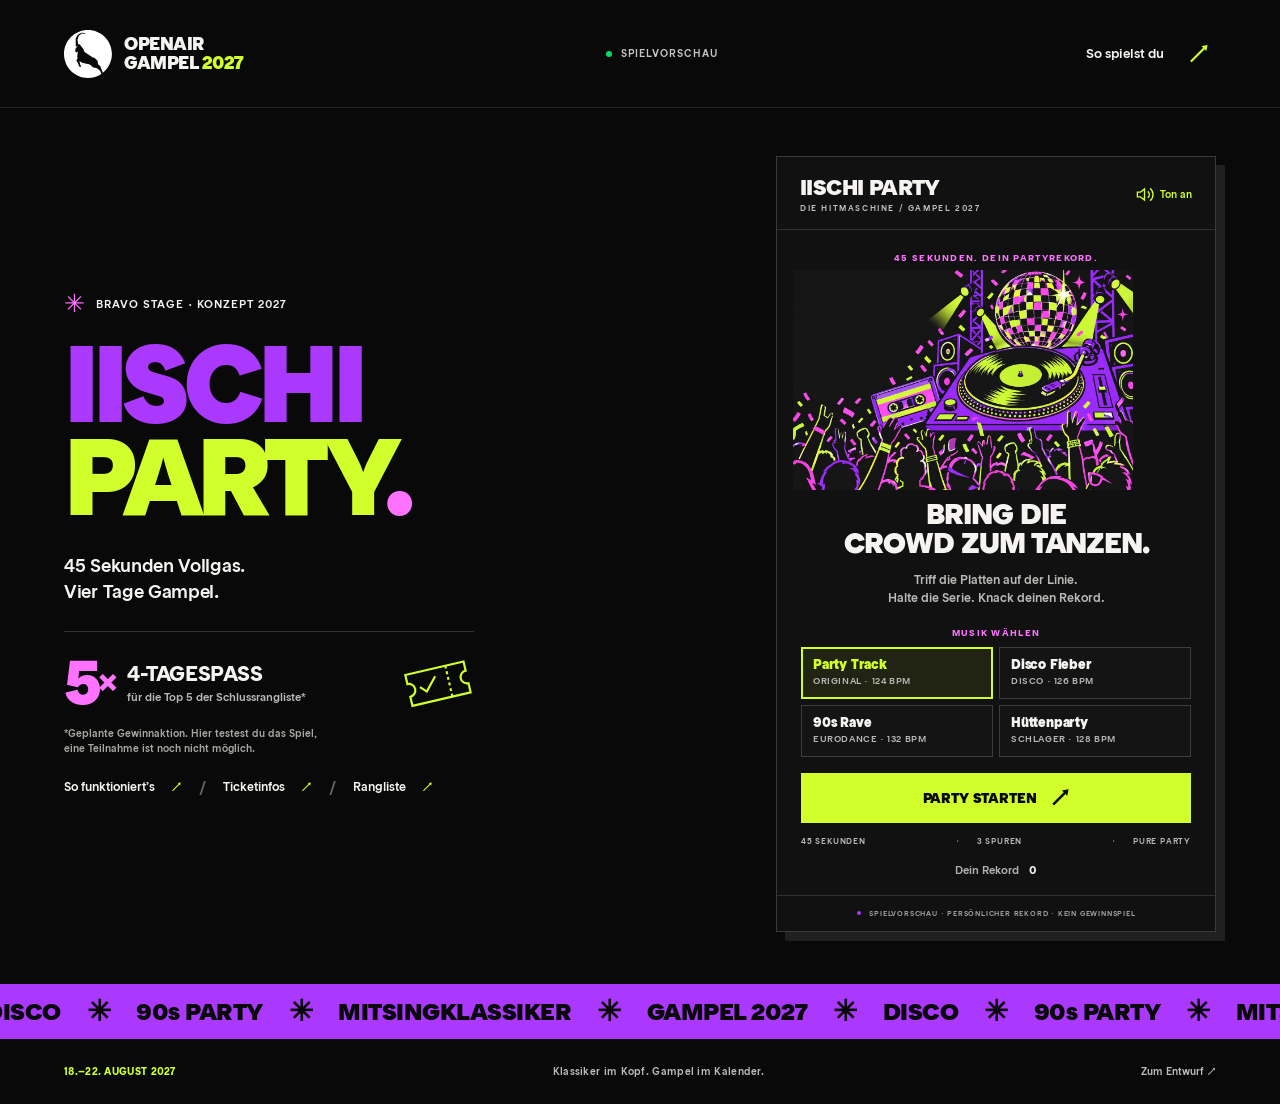
<file: index.html>
<!doctype html>
<html lang="de-CH">
<head>
  <meta charset="utf-8">
  <meta name="viewport" content="width=device-width,initial-scale=1,viewport-fit=cover">
  <meta name="theme-color" content="#090909">
  <meta name="description" content="Die Iischi Party: 45 Sekunden Party im spielbaren Konzept für Openair Gampel 2027.">
  <title>Iischi Party — 45 Sekunden Vollgas. Vier Tage Gampel.</title>
  <meta property="og:title" content="Iischi Party 2027">
  <meta property="og:description" content="45 Sekunden. Drei Spuren. Dein Partyrekord. Ein spielbarer Konzeptentwurf.">
  <meta property="og:url" content="https://iischi-party.higgsfield.app">
  <link rel="icon" href="assets/gampel-logo.svg" type="image/svg+xml">
  <link rel="preload" href="assets/RTRondelle-Black.woff2" as="font" type="font/woff2" crossorigin>
  <meta property="og:type" content="website"><meta property="og:image" content="https://iischi-party.higgsfield.app/assets/iischi-party-og.png"><meta name="twitter:card" content="summary_large_image"><meta name="twitter:image" content="https://iischi-party.higgsfield.app/assets/iischi-party-og-wide.png"><link rel="canonical" href="https://iischi-party.higgsfield.app/"><link rel="apple-touch-icon" href="assets/apple-touch-icon.png"><link rel="manifest" href="site.webmanifest">
<link rel="stylesheet" href="style.css">
  <script type="module" src="client.js"></script>
  <script src="ui.js" defer></script>
</head>
<body>
  <header class="site-header">
    <a class="brand" href="./" aria-label="Iischi Party Startseite">
      <img src="assets/gampel-logo.svg" width="48" height="48" alt="Openair Gampel">
      <span>OPENAIR<br>GAMPEL <span class="year">2027</span></span>
    </a>
    <div class="header-note"><span class="status-dot"></span> SPIELVORSCHAU</div>
    <button class="header-link" data-open="rules-dialog">So spielst du <span aria-hidden="true">↗</span></button>
  </header>

  <main class="hero">
    <section class="hero-copy" aria-labelledby="hero-title">
      <div class="eyebrow"><span class="mini-star" aria-hidden="true">✳</span> BRAVO STAGE · KONZEPT 2027</div>
      <h1 id="hero-title">IISCHI<br><span class="lime-word">PARTY<span class="period">.</span></span></h1>
      <p class="hero-description">45 Sekunden Vollgas.<br>Vier Tage Gampel.</p>
      <div class="prize-line">
        <div class="prize-number">5<span>×</span></div>
        <div><strong>4-TAGESPASS</strong><span>für die Top 5 der Schlussrangliste*</span></div>
        <svg class="ticket-doodle" viewBox="0 0 100 70" aria-hidden="true"><path d="M8 15h83v13a9 9 0 0 0 0 18v13H8V46a9 9 0 0 0 0-18V15Z"/><path d="M65 15v44" stroke-dasharray="4 4"/><path d="m24 36 8 8 16-18"/></svg>
      </div>
      <p class="hero-fineprint">*Geplante Gewinnaktion. Hier testest du das Spiel,<br>eine Teilnahme ist noch nicht möglich.</p>
      <div class="hero-actions"><button class="text-button" data-open="rules-dialog">So funktioniert’s <span>↗</span></button><span class="separator">/</span><button class="text-button" data-open="ticket-dialog">Ticketinfos <span>↗</span></button><span class="separator">/</span><button class="text-button" type="button" data-board>Rangliste <span>↗</span></button></div>
    </section>

    <section class="game-console" aria-label="Iischi Party">
      <div class="console-top"><div class="game-wordmark">IISCHI PARTY<span>DIE HITMASCHINE / GAMPEL 2027</span></div><button id="sound-toggle" class="sound-button" type="button" aria-pressed="false" aria-label="Sound einschalten"><svg viewBox="0 0 24 24" fill="none" stroke="currentColor" stroke-width="1.7" aria-hidden="true"><path d="M3 9h4l5-4v14l-5-4H3Z"/><path d="M16 8c3 2 3 6 0 8M19 4c5 4 5 12 0 16"/></svg><span id="sound-label">Sound aus</span></button></div>

      <div id="start-screen" class="screen start-screen">
        <div class="start-tag">45 SEKUNDEN. DEIN PARTYREKORD.</div>
        <div class="record-art"><img src="assets/hero.webp" width="600" height="400" alt="Bunte Plattenspieler, Diskokugel und Konfetti für Iischi Party" fetchpriority="high"></div>
        <h2>BRING DIE<br>CROWD ZUM TANZEN.</h2>
        <p class="start-description">Triff die Platten auf der Linie.<br>Halte die Serie. Knack deinen Rekord.</p>
        <div class="track-picker"><span class="track-label" id="track-label">MUSIK WÄHLEN</span><div id="track-options" class="track-options" role="radiogroup" aria-labelledby="track-label"></div></div>
        <button id="start-game" type="button" class="button button-lime">PARTY STARTEN <span aria-hidden="true">↗</span></button>
        <div class="start-meta"><span>45 SEKUNDEN</span><span>3 SPUREN</span><span>PURE PARTY</span></div>
        <p class="personal-best">Dein Rekord <strong id="start-best">0</strong></p>
      </div>

      <div id="play-screen" class="screen play-screen" hidden>
        <div class="scorebar"><div><span>PUNKTE</span><strong id="score">0</strong></div><div class="combo-value"><span>SERIE</span><strong id="combo">0</strong></div><div class="time-value"><span>SEKUNDEN</span><strong id="time-left">45</strong></div></div>
        <div class="time-track"><div id="progress-fill"></div></div>
        <div class="phase-row"><span><i class="live-dot"></i><strong id="phase-name">DISCO</strong></span><button id="pause-game" type="button" class="pause-button" aria-label="Spiel pausieren">Ⅱ</button></div>
        <div id="arena" class="arena"><canvas id="game-canvas" aria-label="Drei Spuren mit fallenden Platten. Tippe auf die passende Taste, wenn eine Platte die Linie erreicht."></canvas><div id="feedback" class="feedback" aria-live="off"></div><div id="countdown-overlay" class="arena-overlay" hidden><span>READY?</span><strong id="countdown-number">3</strong></div><div id="pause-overlay" class="arena-overlay" hidden><strong>PAUSE.</strong><p>Die Party wartet auf dich.</p><span>Oben auf Weiter tippen.</span></div></div>
        <div class="pads" aria-label="Spielsteuerung"><button type="button" data-lane="0" aria-label="Linke Spur, Taste A"><span class="pad-dot"></span><span>A <i>LINKS</i></span></button><button type="button" data-lane="1" aria-label="Mittlere Spur, Taste S"><span class="pad-dot"></span><span>S <i>MITTE</i></span></button><button type="button" data-lane="2" aria-label="Rechte Spur, Taste D"><span class="pad-dot"></span><span>D <i>RECHTS</i></span></button></div>
        <div class="party-level"><span>CROWD-ENERGIE</span><div><div id="party-meter"></div></div></div>
        <div class="play-footer"><span>Auf der Linie? Jetzt tippen.</span><button id="exit-game" type="button">Beenden ↗</button></div>
      </div>

      <div id="result-screen" class="screen result-screen" hidden>
        <div class="result-icon" aria-hidden="true">✳</div>
        <div class="start-tag">DAS WAR DEINE PARTY.</div>
        <h2 id="final-message">SAUBER<br>ABGELIEFERT.</h2>
        <div class="final-score"><strong id="final-score">0</strong><span>PUNKTE</span></div>
        <div class="result-details"><div><span>TREFFER</span><strong id="final-accuracy">0%</strong></div><div><span>BESTE SERIE</span><strong id="final-combo">0</strong></div><div><span>DEIN REKORD</span><strong id="best-score">0</strong></div></div>
        <p id="result-status" class="result-status" role="status">Trag dich in die Rangliste ein und sieh, wo du stehst.</p>
        <button id="to-board" type="button" class="button button-lime">ZUR RANGLISTE <span aria-hidden="true">↗</span></button>
        <button id="play-again" type="button" class="button button-outline board-again-button">NOCH EINE RUNDE <span aria-hidden="true">↻</span></button>
        <div class="result-actions"><button id="share-score" type="button" class="button button-outline">SCORE KOPIEREN ↗</button><button type="button" class="button button-purple" data-open="ticket-dialog">TICKETINFOS ↗</button></div>
        <p id="share-status" class="share-status" aria-live="polite"></p>
        <p class="result-prize">Die echte Party dauert vier Tage.<br><strong>Wir sehen uns in Gampel.</strong></p>
      </div>
      <div class="console-bottom"><span class="demo-dot"></span> SPIELVORSCHAU · PERSÖNLICHER REKORD · KEIN GEWINNSPIEL</div>
    </section>
  </main>

  <div class="party-strip" aria-hidden="true"><div>DISCO <span>✳</span> 90s PARTY <span>✳</span> MITSINGKLASSIKER <span>✳</span> GAMPEL 2027 <span>✳</span> DISCO <span>✳</span> 90s PARTY <span>✳</span> MITSINGKLASSIKER</div></div>
  <footer class="site-footer"><span>18.–22. AUGUST 2027</span><span>Klassiker im Kopf. Gampel im Kalender.</span><button class="text-button" data-open="about-dialog">Zum Entwurf ↗</button></footer>

  <dialog id="rules-dialog" aria-labelledby="rules-title"><div class="dialog-top"><span>SO LÄUFT DIE PARTY</span><button class="close-dialog" aria-label="Schliessen">×</button></div><h2 id="rules-title">45 SEKUNDEN.<br>ALLES GEBEN.</h2><ol class="steps"><li><strong>Platten im Blick.</strong><p>Jede Platte läuft auf eine der drei Trefferzonen zu.</p></li><li><strong>Auf der Linie tippen.</strong><p>Nutze die passende Taste unter der Spur. Am Computer gehen auch A, S und D.</p></li><li><strong>Serie halten.</strong><p>Präzise Treffer geben mehr Punkte. Eine Serie erhöht deinen Multiplikator. Danebentippen kostet Punkte.</p></li></ol><div class="note-panel"><strong>Für die geplante Aktion</strong><p>Die fünf Besten der geprüften Schlussrangliste erhalten je einen Vier-Tagespass für Gampel 2027. Pro Person zählt der beste gültige Versuch. Laufzeit und Teilnahmebedingungen werden vor dem Kampagnenstart festgelegt.</p></div><label class="motion-setting"><input id="reduce-motion" type="checkbox"> Weniger Animation</label><p class="dialog-footnote">Hier läuft eine Spielvorschau mit lokalem Rekord. Du kannst weder teilnehmen noch bereits ein Ticket gewinnen. Spielen funktioniert auch ohne Sound.</p><button class="button button-lime close-dialog">VERSTANDEN ↗</button></dialog>

  

  <dialog id="ticket-dialog" aria-labelledby="ticket-title"><div class="dialog-top"><span>DEIN SOMMER 2027</span><button class="close-dialog" aria-label="Schliessen">×</button></div><div class="ticket-stamp">4<br><span>TAGE</span></div><h2 id="ticket-title">DIE ECHTE PARTY<br>DAUERT LÄNGER.</h2><p class="dialog-lead">Vier Tage Gampel. Deine Leute.<br>Und die Songs, die alle mitsingen.</p><div class="note-panel"><strong>Ticketbereich im Entwurf</strong><p>In der Kampagne führt dieser Button direkt zum offiziellen Vorverkauf. Der Ticketshop für die Aktion ist hier noch nicht angeschlossen.</p></div><a class="button button-lime" href="https://www.openairgampel.ch/de/home" target="_blank" rel="noopener noreferrer">ZUR GAMPEL-WEBSITE <span>↗</span></a><p class="dialog-footnote">Die Gewinnaktion ist noch nicht gestartet. Festivaldatum laut offizieller Website: 18.–22. August 2027.</p></dialog>

  <dialog id="about-dialog" aria-labelledby="about-title"><div class="dialog-top"><span>KONZEPTSTAND / 28.10.2026</span><button class="close-dialog" aria-label="Schliessen">×</button></div><h2 id="about-title">VORFREUDE<br>ZUM SPIELEN.</h2><p>Spielvorschau für eine Ticketkampagne im November oder Dezember 2026 für das Openair Gampel 2027. «Bravo Stage» ist hier der Arbeitstitel.</p><p>Die Gestaltung übernimmt Farben, RT Rondelle und das Signet der aktuellen <a href="https://www.openairgampel.ch/de/home" target="_blank" rel="noopener noreferrer">Gampel-Website</a>. Das ist ein Gestaltungsentwurf auf dieser Basis, noch kein freigegebenes Stage-Design.</p><p>Das Spiel nutzt einen eigens erzeugten Beat und einen eigenen Partytrack. Die ausgewählten Originalklassiker kommen später mit den freigegebenen Clips dazu. Der Rekord wird nur auf deinem Gerät gespeichert.</p><div class="note-panel"><strong>Für den Kampagnenstart</strong><p>Offizielle Rangliste mit verifizierten Teilnahmen und geprüften Scores, freigegebene Musik, definitive Teilnahmebedingungen und der direkte Ticketshop-Link.</p></div><button class="button button-lime close-dialog">ZURÜCK ZUR PARTY ↗</button></dialog>
  <dialog id="board-dialog" class="board-dialog" aria-labelledby="board-title"><div class="dialog-top"><span>IISCHI PARTY · GAMPEL 2027</span><button class="close-dialog" aria-label="Schliessen">×</button></div><h2 id="board-title">RANG&shy;LISTE.</h2><div id="board-score-box" class="board-score"><span>DEINE PUNKTE</span><strong id="board-score">0</strong></div><div id="board-entry"><p>Trag dich ein und sieh, wo du stehst.</p><form id="board-form" class="board-form"><label for="board-name">Name</label><input id="board-name" name="name" type="text" autocomplete="nickname" maxlength="24" required><label for="board-email">E-Mail-Adresse</label><input id="board-email" name="email" type="email" autocomplete="email" maxlength="254" required><small>Deine E-Mail-Adresse wird nie angezeigt.</small><label class="board-consent"><input id="board-consent" type="checkbox" required><span>Ich bin einverstanden, dass Schnyder Werbung AG meinen Namen, meine E-Mail-Adresse und meine Punkte für die Rangliste speichert. <a href="https://schnyder-werbung.ch/datenschutz" target="_blank" rel="noopener noreferrer">Datenschutz</a></span></label><button id="board-submit" class="button button-lime" type="submit">EINTRAGEN ↗</button></form><button id="board-view-only" class="text-button board-view-only" type="button">Nur Rangliste ansehen <span>↗</span></button></div><div id="board-view" hidden><p id="board-rank" class="board-rank-note" hidden></p><ol id="board-list" class="board-list" aria-live="polite"></ol></div><p id="board-message" class="board-message" role="status" hidden></p><button id="board-again" class="button button-outline" type="button">NOCH EINE RUNDE ↻</button></dialog>
</body>
</html>
</file>
<file: style.css>
@font-face{font-family:'RT Rondelle';src:url('assets/RTRondelle-Black.woff2') format('woff2');font-style:normal;font-weight:900;font-display:swap}
@font-face{font-family:'RT Rondelle';src:url('assets/RTRondelle-Bold.woff2') format('woff2');font-style:normal;font-weight:700;font-display:swap}
@font-face{font-family:'RT Rondelle';src:url('assets/RTRondelle-Medium.woff2') format('woff2');font-style:normal;font-weight:500;font-display:swap}
:root{--black:#090909;--purple:#aa38fd;--lime:#d1ff2b;--pink:#fd73ff;--green:#00dc6e;--white:#f6f4f0;--muted:#b8b8b5;--line:#303030;color-scheme:dark;font-family:'RT Rondelle',Arial,sans-serif;font-weight:500;background:var(--black);color:var(--white)}
*{box-sizing:border-box}html{scroll-behavior:smooth}body{margin:0}button,a{-webkit-tap-highlight-color:transparent}button,input{font:inherit}button{cursor:pointer;color:inherit}button:disabled{cursor:default}a{color:inherit}button{border:0}button:focus-visible,a:focus-visible{outline:3px solid var(--pink);outline-offset:5px}button:active{transform:translateY(1px)}[hidden]{display:none!important}h1,h2,h3,p{margin:0}svg{display:block}button svg{pointer-events:none}button span{pointer-events:none}.site-header{height:108px;padding:28px clamp(24px,5vw,80px);display:flex;align-items:center;justify-content:space-between;border-bottom:1px solid #252525;gap:20px}.brand{display:flex;gap:12px;align-items:center;text-decoration:none;font-weight:900;font-size:18px;line-height:1.02;letter-spacing:-.5px}.brand img{width:48px;height:48px}.brand .year{color:var(--lime)}.header-note{display:flex;gap:9px;align-items:center;font-size:10px;letter-spacing:1.1px;color:#c5c5c3}.status-dot{height:6px;width:6px;border-radius:50%;background:var(--green)}.header-link{background:none;font-size:13px;display:flex;gap:24px;align-items:center}.header-link span{font-size:24px;color:var(--lime)}.hero{max-width:1340px;margin:auto;padding:48px clamp(24px,5vw,80px) 52px;display:grid;grid-template-columns:1fr 440px;gap:clamp(36px,6vw,100px);align-items:center}.eyebrow{font-size:11px;letter-spacing:1px;display:flex;align-items:center;gap:10px;margin-bottom:22px}.mini-star{font-size:25px;color:var(--pink);line-height:1}h1{font-size:clamp(68px,7.4vw,108px);font-weight:900;line-height:.85;letter-spacing:-6px;color:var(--purple)}.lime-word{color:var(--lime)}.period{color:var(--pink)}.hero-description{font-size:18px;line-height:1.45;margin:26px 0 25px;letter-spacing:-.3px}.prize-line{display:flex;gap:13px;align-items:center;border-top:1px solid var(--line);padding-top:20px;max-width:410px}.prize-number{font-weight:900;color:var(--pink);font-size:61px;letter-spacing:-4px;line-height:1}.prize-number>span{font-size:36px;vertical-align:top;line-height:1.6}.prize-line strong{display:block;font-size:21px;letter-spacing:-.4px}.prize-line div>span:not(.prize-number>span){display:block;font-size:11px;color:var(--muted);margin-top:3px}.ticket-doodle{width:72px;stroke:var(--lime);stroke-width:3;fill:none;transform:rotate(-13deg);margin-left:auto}.hero-fineprint{font-size:10px;color:#a7a7a2;line-height:1.5;margin-top:13px}.hero-actions{display:flex;align-items:center;gap:17px;margin-top:21px}.text-button{padding:0;background:none;text-decoration:none;font-size:12px}.text-button span{margin-left:13px;color:var(--lime)}.separator{color:#666}.game-console{background:#111;border:1px solid #3a3a3a;position:relative;width:100%;box-shadow:9px 9px 0 #202020;scroll-margin-top:20px}.console-top{display:flex;align-items:center;justify-content:space-between;padding:20px 23px 17px;border-bottom:1px solid var(--line)}.game-wordmark{font-weight:900;font-size:22px;letter-spacing:-.6px;line-height:.95}.game-wordmark>span{display:block;font-weight:500;font-size:8px;letter-spacing:1.6px;color:#c0c0bb;margin-top:7px}.sound-button{background:none;display:flex;align-items:center;gap:6px;font-size:10px;padding:8px 0 8px 8px;color:#c8c8c4}.sound-button svg{width:19px;height:19px}.sound-button[aria-pressed="true"]{color:var(--lime)}.screen{padding:22px 24px 18px}.start-screen{text-align:center}.start-tag{font-size:9px;letter-spacing:1.3px;color:var(--pink);font-weight:700}.record-art{max-width:340px;margin:-2px auto 0}.record-svg{width:100%;height:240px}.start-screen h2,.result-screen h2{font-size:29px;line-height:.99;font-weight:900;letter-spacing:-1px}.start-description{font-size:12px;line-height:1.5;color:var(--muted);margin:13px 0 20px}.button{width:100%;display:flex;align-items:center;justify-content:center;gap:14px;padding:17px 18px;font-weight:900;font-size:14px;letter-spacing:-.15px;text-decoration:none;line-height:1.15;min-height:50px;transition:background .15s,transform .15s}.button>span{font-size:22px;line-height:.5}.button-lime{background:var(--lime);color:var(--black)}.button-lime:hover{background:#e2ff70}.button-purple{background:var(--purple);color:var(--black)}.button-purple:hover{background:#bd66ff}.button-outline{border:1px solid #4b4b4b;background:transparent;color:var(--white)}.button-outline:hover{border-color:var(--white)}.start-meta{display:flex;justify-content:space-between;font-size:8px;letter-spacing:.8px;color:var(--muted);margin:13px 0 17px}.start-meta span+span:before{content:'·';margin-right:17px;color:#777}.personal-best{font-size:11px;color:#b1b1ad;display:flex;justify-content:center;gap:10px}.personal-best strong{font-weight:700;color:var(--white)}.console-bottom{border-top:1px solid var(--line);text-align:center;color:#a6a6a2;font-size:7px;letter-spacing:.8px;padding:13px 9px}.demo-dot{display:inline-block;width:4px;height:4px;background:var(--purple);border-radius:50%;margin:0 6px 1px 0}.party-strip{overflow:hidden;background:var(--purple);color:var(--black);padding:12px 0;font-size:24px;font-weight:900;letter-spacing:-.5px;white-space:nowrap}.party-strip>div{display:flex;gap:26px;width:max-content;align-items:center;transform:translateX(-15px)}.party-strip span{font-size:29px;line-height:1}.site-footer{padding:26px clamp(24px,5vw,80px);display:flex;align-items:center;justify-content:space-between;gap:20px;font-size:10px;color:#bbb;letter-spacing:.3px}.site-footer>span:first-child{color:var(--lime);font-weight:700}.site-footer .text-button{font-size:10px}.play-screen{padding:18px 20px 14px}.scorebar{display:grid;grid-template-columns:1fr .75fr .75fr;align-items:end;gap:12px}.scorebar>div{display:flex;flex-direction:column;gap:3px}.scorebar>div>span{font-size:8px;letter-spacing:1px;color:var(--muted)}.scorebar strong{font-weight:900;font-size:29px;line-height:1.1;letter-spacing:-1px}.scorebar>div:first-child strong{color:var(--lime)}.combo-value{text-align:center}.time-value{text-align:right}.time-track{height:3px;background:#303030;margin:15px 0 8px}.time-track>div{height:100%;background:var(--lime);width:100%;transition:width .1s linear}.phase-row{display:flex;justify-content:space-between;align-items:center;padding:2px 0 8px}.phase-row>span{display:flex;gap:7px;align-items:center;font-size:9px;letter-spacing:.9px}.live-dot{width:5px;height:5px;background:var(--pink);border-radius:50%}.pause-button{background:#242424;color:#eee;min-width:42px;min-height:32px;padding:5px 9px;font-size:13px}.arena{height:300px;position:relative;background:#090909;border:1px solid #303030;border-bottom:0;overflow:hidden}.arena canvas{display:block;width:100%;height:100%;touch-action:none}.feedback{position:absolute;top:38%;left:0;right:0;text-align:center;font-weight:900;font-size:25px;line-height:1;color:var(--lime);pointer-events:none;text-shadow:0 2px 12px #000;letter-spacing:-1px;z-index:2}.arena-overlay{position:absolute;inset:0;display:flex;align-items:center;justify-content:center;flex-direction:column;background:#090909e8;z-index:4;gap:10px}.arena-overlay>span{color:var(--muted);font-size:10px;letter-spacing:1px}.arena-overlay>strong{font-size:70px;font-weight:900;line-height:1;color:var(--lime);letter-spacing:-2px}#pause-overlay>strong{font-size:46px}#pause-overlay>p{font-size:13px;color:var(--white)}.pads{display:grid;grid-template-columns:repeat(3,1fr);gap:7px;padding-top:8px}.pads button{background:#171717;border:1px solid #424242;border-bottom:4px solid #d1ff2b;min-height:62px;display:flex;align-items:center;justify-content:center;gap:11px;touch-action:manipulation;user-select:none;-webkit-user-select:none;padding:10px 5px}.pads button:nth-child(2){border-bottom-color:var(--pink)}.pads button:nth-child(3){border-bottom-color:var(--purple)}.pads button:active,.pads button.pressed{background:#353525;transform:translateY(2px)}.pad-dot{width:21px;height:21px;display:block;background:var(--lime);border-radius:50%;border:5px solid #090909;outline:1px solid var(--lime)}.pads button:nth-child(2) .pad-dot{background:var(--pink);outline-color:var(--pink)}.pads button:nth-child(3) .pad-dot{background:var(--purple);outline-color:var(--purple)}.pads button>span:last-child{font-weight:900;font-size:18px;line-height:1;text-align:left}.pads i{display:block;font-style:normal;font-size:7px;font-weight:500;letter-spacing:.7px;margin-top:4px;color:#aaa}.party-level{display:flex;gap:10px;align-items:center;margin-top:14px;font-size:7px;letter-spacing:.5px;color:#b5b5b0}.party-level>div{height:3px;background:#303030;flex:1}.party-level>div>div{height:100%;width:0;background:var(--pink);transition:width .2s}.play-footer{display:flex;align-items:center;justify-content:space-between;font-size:9px;color:#999;margin-top:13px}.play-footer button{background:none;color:#b8b8b2;font-size:9px;padding:7px 0 7px 10px}.result-screen{text-align:center;padding-top:20px}.result-icon{font-size:52px;color:var(--pink);line-height:1;margin-bottom:14px}.result-screen h2{font-size:27px;margin-top:12px}.final-score{display:flex;align-items:baseline;justify-content:center;gap:11px;margin:20px 0}.final-score>strong{color:var(--lime);font-size:60px;line-height:1;font-weight:900;letter-spacing:-3px}.final-score>span{font-size:8px;letter-spacing:1px}.result-details{display:grid;grid-template-columns:repeat(3,1fr);border:1px solid var(--line);padding:14px 0;margin-top:10px}.result-details>div+div{border-left:1px solid var(--line)}.result-details span{display:block;font-size:7px;letter-spacing:.7px;color:var(--muted)}.result-details strong{font-size:19px;display:block;margin-top:5px}.result-status{font-size:10px;color:var(--muted);line-height:1.4;margin:15px 0 20px}.result-actions{display:grid;grid-template-columns:1fr 1fr;gap:8px;margin-top:9px}.result-actions .button{font-size:9px;padding:12px 5px;min-height:42px}.share-status{font-size:10px;color:var(--lime);line-height:1.4;margin-top:10px;overflow-wrap:anywhere}.result-prize{color:var(--muted);font-size:11px;line-height:1.55;margin:17px 0 5px}.result-prize strong{color:var(--white)}dialog{background:var(--black);color:var(--white);border:1px solid #515151;padding:27px;width:min(520px,calc(100% - 28px));max-height:calc(100dvh - 36px);overflow:auto;box-shadow:10px 10px 0 #aa38fd45}dialog::backdrop{background:#000b;backdrop-filter:blur(7px)}.dialog-top{display:flex;justify-content:space-between;align-items:center;color:var(--muted);font-size:9px;letter-spacing:1px;margin-bottom:28px;gap:10px}.close-dialog:not(.button){background:none;color:var(--lime);font-size:30px;line-height:1;min-height:32px;min-width:32px;padding:0}.dialog-top+.ticket-stamp{float:right}dialog h2{font-size:36px;line-height:.97;font-weight:900;letter-spacing:-1.2px;margin:0 0 22px;color:var(--purple)}dialog p{font-size:13px;line-height:1.6;color:#c8c8c3;margin:14px 0}dialog .button{margin-top:22px}dialog a:not(.button){color:var(--lime)}.steps{padding:0;list-style:none;counter-reset:steps;margin:0}.steps li{padding:10px 0 12px 39px;position:relative}.steps li:before{counter-increment:steps;content:counter(steps);position:absolute;left:0;top:10px;border:1px solid var(--lime);color:var(--lime);border-radius:50%;width:25px;height:25px;font-size:12px;font-weight:900;text-align:center;line-height:24px}.steps strong{font-size:14px}.steps p{margin:5px 0 0;font-size:12px}.note-panel{border:1px solid #343434;padding:16px;margin-top:21px}.note-panel strong{color:var(--pink);font-size:13px}.note-panel p{font-size:12px;margin:7px 0 0}.dialog-footnote{font-size:10px!important;color:#aaa!important;line-height:1.5!important}dialog .dialog-lead{font-size:18px;line-height:1.4}.ticket-stamp{font-size:50px;font-weight:900;background:var(--pink);color:var(--black);width:76px;height:84px;text-align:center;line-height:.8;padding-top:11px;transform:rotate(8deg);margin:-4px 0 20px 20px}.ticket-stamp span{display:block;font-size:15px;margin-top:7px;letter-spacing:1px}.wide-dialog{width:min(1000px,calc(100% - 28px))}.idea-list{display:grid;grid-template-columns:repeat(3,1fr);gap:13px}.idea-card{padding:19px;background:#131313;border:1px solid #393939}.idea-card.selected{border-color:var(--lime)}.idea-meta{display:flex;flex-wrap:wrap;gap:8px;justify-content:space-between;font-size:8px;color:var(--muted);letter-spacing:.4px;min-height:34px}.recommendation{color:var(--lime)}.idea-card h3{font-size:25px;font-weight:900;letter-spacing:-.8px;line-height:1.05;color:var(--pink);margin-top:14px;min-height:53px}.idea-card.selected h3{color:var(--lime)}.idea-card p{font-size:12px;line-height:1.6}.idea-card .idea-why{color:#aaa;font-size:11px}.idea-label{font-size:9px;color:var(--purple);font-weight:700;display:block;border-top:1px solid #333;padding-top:13px;margin-top:18px}.selected .idea-label{color:var(--lime)}
@media(min-width:1440px){.hero{padding-top:58px;padding-bottom:58px}.hero-copy h1{font-size:116px}}
@media(max-width:1050px){.hero{grid-template-columns:1fr 400px;gap:30px;padding-left:32px;padding-right:32px}.site-header{padding-left:32px;padding-right:32px}h1{font-size:84px;letter-spacing:-5px}.eyebrow{font-size:9px}.hero-description{font-size:16px}.prize-line strong{font-size:18px}.ticket-doodle{display:none}.prize-line div>span:not(.prize-number>span){font-size:9px}.game-console{box-shadow:6px 6px 0 #222}.record-svg{height:230px}}
@media(max-width:760px){.site-header{height:77px;padding:16px 20px}.brand{font-size:14px;gap:9px}.brand img{width:36px;height:36px}.header-link{font-size:10px;gap:12px}.header-link span{font-size:20px}.header-note{display:none}.hero{display:flex;flex-direction:column;gap:24px;padding:27px 20px 32px;max-width:480px}.hero-copy{width:100%;position:relative}.eyebrow{font-size:8px;letter-spacing:.75px;margin-bottom:12px;gap:7px}.mini-star{font-size:18px}h1{font-size:47px;letter-spacing:-2.5px;line-height:.9;max-width:200px}h1 br:nth-of-type(2){display:none}h1 .lime-word{display:inline;margin-left:10px}h1 br:first-of-type{display:none}h1{max-width:none}h1 .lime-word{display:block;margin-left:0}.hero-description{font-size:11px;line-height:1.5;margin:12px 0 0;position:absolute;right:0;bottom:4px;max-width:158px}.prize-line{position:absolute;top:33px;right:0;padding:0;border:0;max-width:160px;gap:8px}.prize-number{font-size:38px;letter-spacing:-2px}.prize-number>span{font-size:23px}.prize-line strong{font-size:12px;letter-spacing:0}.prize-line div>span:not(.prize-number>span){font-size:7px;max-width:102px;line-height:1.3}.hero-fineprint,.hero-actions{display:none}.game-console{max-width:440px;box-shadow:5px 5px 0 #252525}.console-top{padding:16px 18px 14px}.game-wordmark{font-size:21px}.game-wordmark>span{font-size:7px}.sound-button{font-size:9px}.screen{padding:17px 20px 16px}.start-tag{font-size:8px;letter-spacing:1px}.record-svg{height:200px}.start-screen h2{font-size:26px}.start-description{font-size:11px;margin:10px 0 16px}.button{padding:16px;font-size:13px}.start-meta{font-size:7px;letter-spacing:.5px;margin:11px 0 15px}.start-meta span+span:before{margin-right:12px}.personal-best{font-size:10px}.console-bottom{font-size:6px;letter-spacing:.6px;padding:11px 7px}.party-strip{font-size:21px;padding:10px 0}.site-footer{padding:22px 20px;flex-wrap:wrap;gap:15px;font-size:9px}.site-footer>span:nth-child(2){display:none}.site-footer .text-button{font-size:9px}.play-screen{padding:15px 16px 13px}.arena{height:clamp(245px,39dvh,360px)}.feedback{font-size:25px}.pads button{min-height:61px}.result-screen h2{font-size:27px}.result-icon{font-size:40px;margin-bottom:10px}.result-screen{padding-top:20px}.final-score>strong{font-size:56px}.result-details strong{font-size:18px}body:has(#play-screen:not([hidden])) .hero-copy,body:has(#play-screen:not([hidden])) .party-strip,body:has(#play-screen:not([hidden])) .site-footer{display:none}body:has(#play-screen:not([hidden])) .hero{padding-top:16px;gap:0}body:has(#play-screen:not([hidden])) .site-header{height:64px}.idea-list{grid-template-columns:1fr}.idea-meta{min-height:0}.idea-card h3{min-height:0;margin-top:14px}.idea-card{padding:19px}.idea-card p{font-size:12px}.dialog-top{margin-bottom:22px}dialog{padding:23px}dialog h2{font-size:32px}.wide-dialog h2{font-size:34px}}
@media(max-width:360px){.hero{padding-left:14px;padding-right:14px}h1{font-size:41px}.hero-description{font-size:10px;max-width:145px}.prize-line{max-width:145px}.prize-number{font-size:34px}.prize-line strong{font-size:11px}.screen{padding-left:17px;padding-right:17px}.game-wordmark{font-size:18px}.start-meta{font-size:6px}.record-svg{height:183px}.result-actions .button{font-size:8px}.arena{height:245px}}
@media(prefers-reduced-motion:reduce){html{scroll-behavior:auto}*,*::before,*::after{transition:none!important;animation:none!important}}

/* Title selected by the user: Iischi Party. */
.pads button.is-hit{background:#34342a;transform:translateY(2px)}
@media(min-width:761px){h1{font-size:clamp(82px,8.5vw,124px);line-height:.85}.hero-description{margin-top:30px}}
@media(max-width:760px){h1{font-size:49px;line-height:.88;letter-spacing:-2.5px}h1 br:first-of-type{display:initial}.hero-description{font-size:11px;right:0;bottom:0}.prize-line{top:32px;max-width:158px}.hero-copy{min-height:111px}}
@media(max-width:360px){h1{font-size:44px}.hero-description{font-size:10px}.prize-line{max-width:145px}}

.record-art{margin:6px -8px 10px;overflow:hidden}.record-art img{display:block;width:100%;height:220px;object-fit:cover;object-position:60% 50%;border:0}
.arena{background:#090909 url('assets/stage.webp') center/cover}.arena canvas{background:transparent}
.motion-setting{display:flex;gap:10px;align-items:center;margin-top:20px;font-size:13px}.motion-setting input{width:19px;height:19px;accent-color:var(--lime)}
.feedback{font-size:20px;top:32%;line-height:1.1}
@media(max-width:760px){.record-art img{height:200px}.screen{padding-bottom:max(16px,env(safe-area-inset-bottom))}.pads button{min-height:66px}.hero{padding-bottom:max(32px,env(safe-area-inset-bottom))}.game-console{scroll-margin-top:8px}.console-bottom{font-size:7px}.start-meta{font-size:8px}.game-wordmark>span{font-size:8px}.dialog-footnote{font-size:11px!important}.hero-fineprint{font-size:11px}.site-footer{font-size:10px}.hero-description{font-size:12px}.prize-line div>span:not(.prize-number>span){font-size:8px}.feedback{font-size:19px}}
@media(max-width:360px){.record-art img{height:175px}.start-screen h2{font-size:23px}.hero-description{font-size:10px}.console-bottom{font-size:6px}}

/* Rangliste */
.board-again-button{margin-top:8px}
.board-dialog h2{margin-bottom:16px}
.board-score{display:flex;flex-direction:column;border:1px solid var(--line);padding:12px 16px;margin:0 0 6px}.board-score[hidden]{display:none}
.board-score span{font-size:9px;letter-spacing:1px;color:var(--muted)}
.board-score strong{color:var(--lime);font-size:44px;line-height:1.05;font-weight:900;letter-spacing:-2px;font-variant-numeric:tabular-nums}
#board-entry{display:flex;flex-direction:column}#board-entry[hidden],#board-view[hidden],.board-message[hidden]{display:none}
.board-form{display:flex;flex-direction:column}
.board-form label{font-size:12px;font-weight:700;margin:14px 0 6px}
.board-form input[type=text],.board-form input[type=email]{width:100%;background:#1a1a1a;color:var(--white);border:1px solid #4b4b4b;border-radius:0;padding:13px 14px;font-size:16px}
.board-form input[type=text]:focus-visible,.board-form input[type=email]:focus-visible{outline:2px solid var(--lime);outline-offset:1px;border-color:var(--lime)}
.board-form small{font-size:11px;color:var(--muted);margin-top:6px}
.board-form .board-consent{display:flex;gap:11px;align-items:flex-start;font-weight:500;font-size:11px;line-height:1.55;color:#c8c8c3;margin:18px 0 0}
.board-consent input{flex:0 0 19px;width:19px;height:19px;margin:1px 0 0;accent-color:var(--lime)}
.board-form .button:disabled{opacity:.6}
.board-view-only{margin:18px auto 0;font-size:11px}
.board-rank-note{font-weight:700;color:var(--white)!important;margin:6px 0 12px!important}
.board-list{list-style:none;margin:8px 0 0;padding:0;border-top:1px solid var(--line)}
.board-list li{display:grid;grid-template-columns:40px 1fr auto;gap:10px;align-items:center;padding:11px 8px;border-bottom:1px solid var(--line);font-size:14px}
.board-list li.mine{background:#d1ff2b14;outline:1px solid #d1ff2b80;outline-offset:-1px}
.board-rank{color:var(--muted);font-weight:900;font-variant-numeric:tabular-nums}
.board-list li:nth-child(-n+5):not(.board-gap) .board-rank{color:var(--pink)}
.board-name{overflow:hidden;text-overflow:ellipsis;white-space:nowrap}
.board-name small{color:var(--lime);font-size:9px;font-weight:900;letter-spacing:1px}
.board-list strong{font-weight:900;font-variant-numeric:tabular-nums}
.board-list li.board-gap{display:block;text-align:center;color:var(--muted);padding:4px}
.board-message{font-size:12px!important;color:var(--muted)!important}
@media(max-width:760px){.board-score strong{font-size:38px}.board-list li{grid-template-columns:32px 1fr auto;padding:10px 4px;font-size:13px}}

/* Musikauswahl */
.track-picker{margin:0 0 16px;text-align:left}
.track-label{display:block;font-size:9px;letter-spacing:1.3px;color:var(--pink);font-weight:700;margin-bottom:8px;text-align:center}
.track-options{display:grid;grid-template-columns:1fr 1fr;gap:6px}
.track-option{display:flex;flex-direction:column;align-items:flex-start;gap:3px;padding:10px 11px;border:1px solid #3d3d3d;background:#141414;color:var(--white);text-align:left;min-height:52px;cursor:pointer;transition:border-color .15s,background .15s}
.track-option strong{font-size:13px;font-weight:900;letter-spacing:-.2px;line-height:1.1}
.track-option span{font-size:9px;letter-spacing:.6px;color:var(--muted);text-transform:uppercase}
.track-option:hover{border-color:#7a7a7a}
.track-option[aria-checked="true"]{border-color:var(--lime);background:#d1ff2b14;box-shadow:inset 0 0 0 1px var(--lime)}
.track-option[aria-checked="true"] strong{color:var(--lime)}
.track-option:focus-visible{outline:3px solid var(--pink);outline-offset:2px}
</file>
